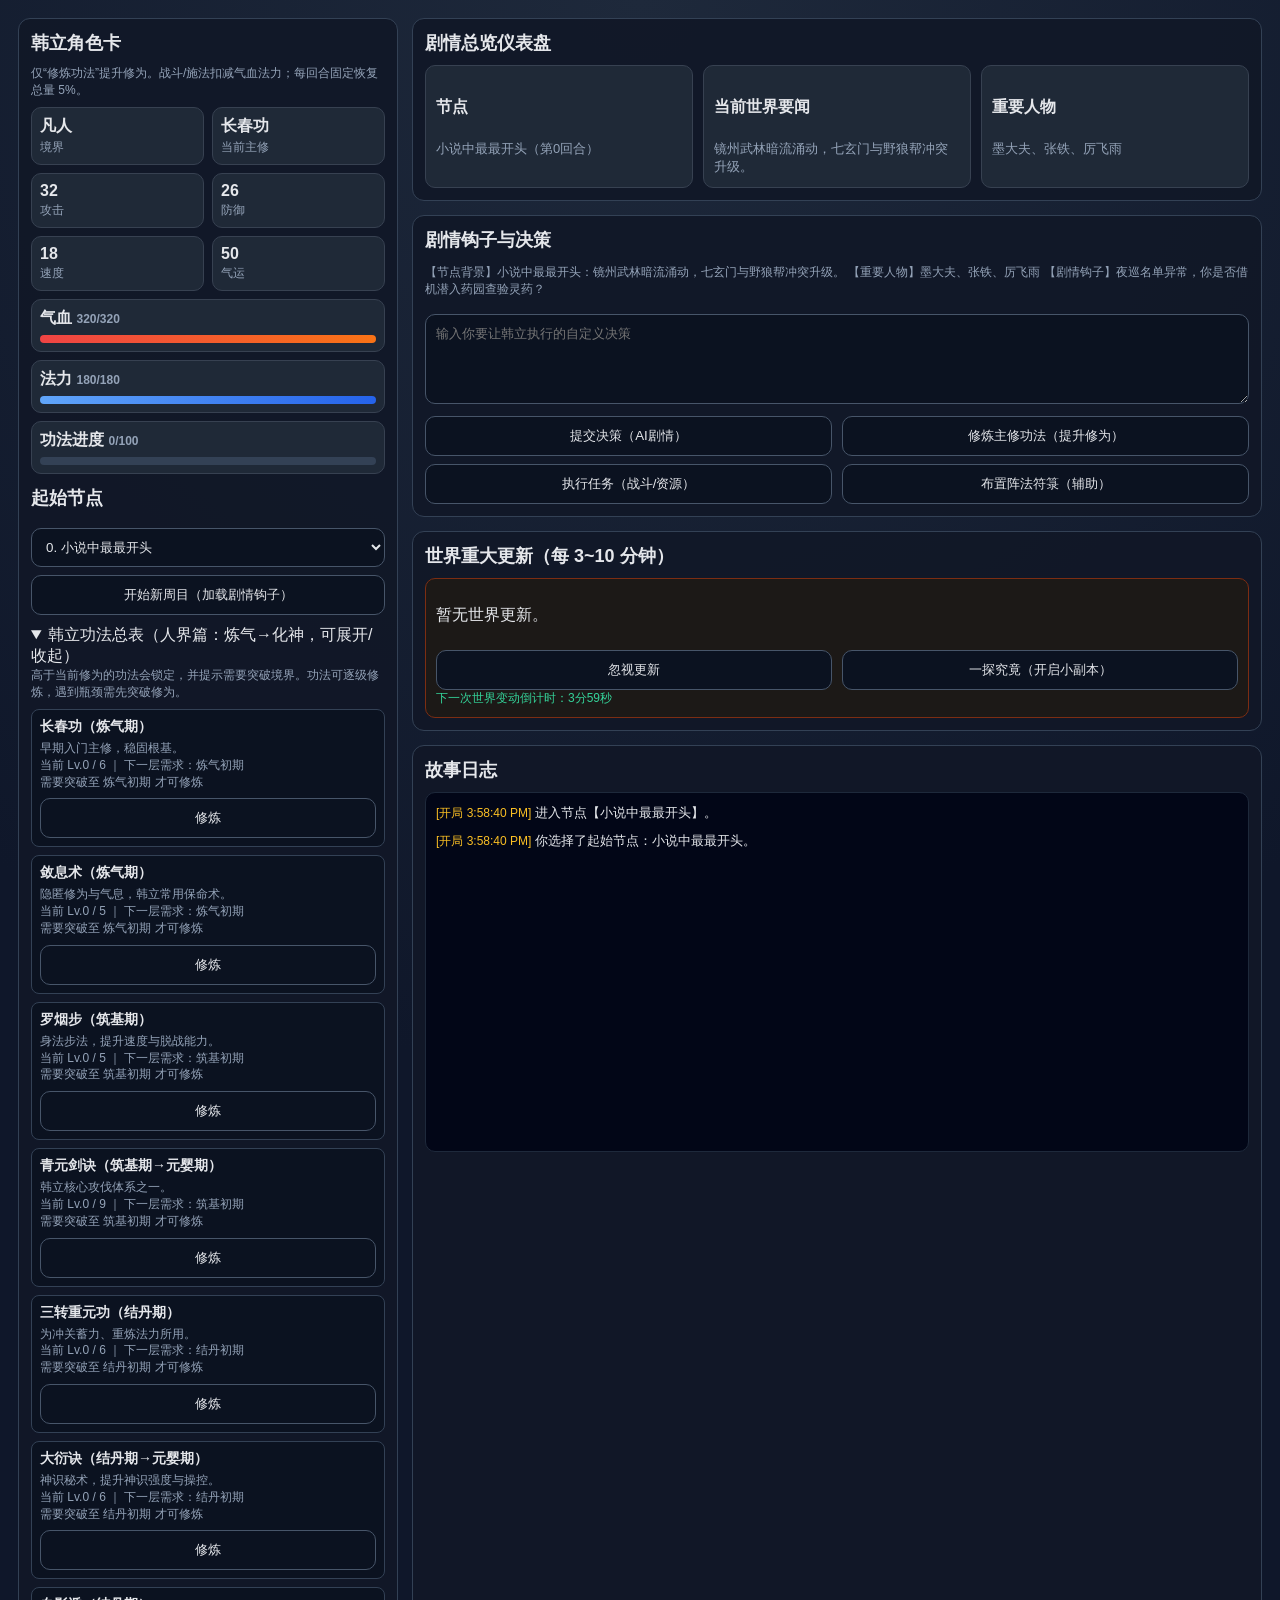
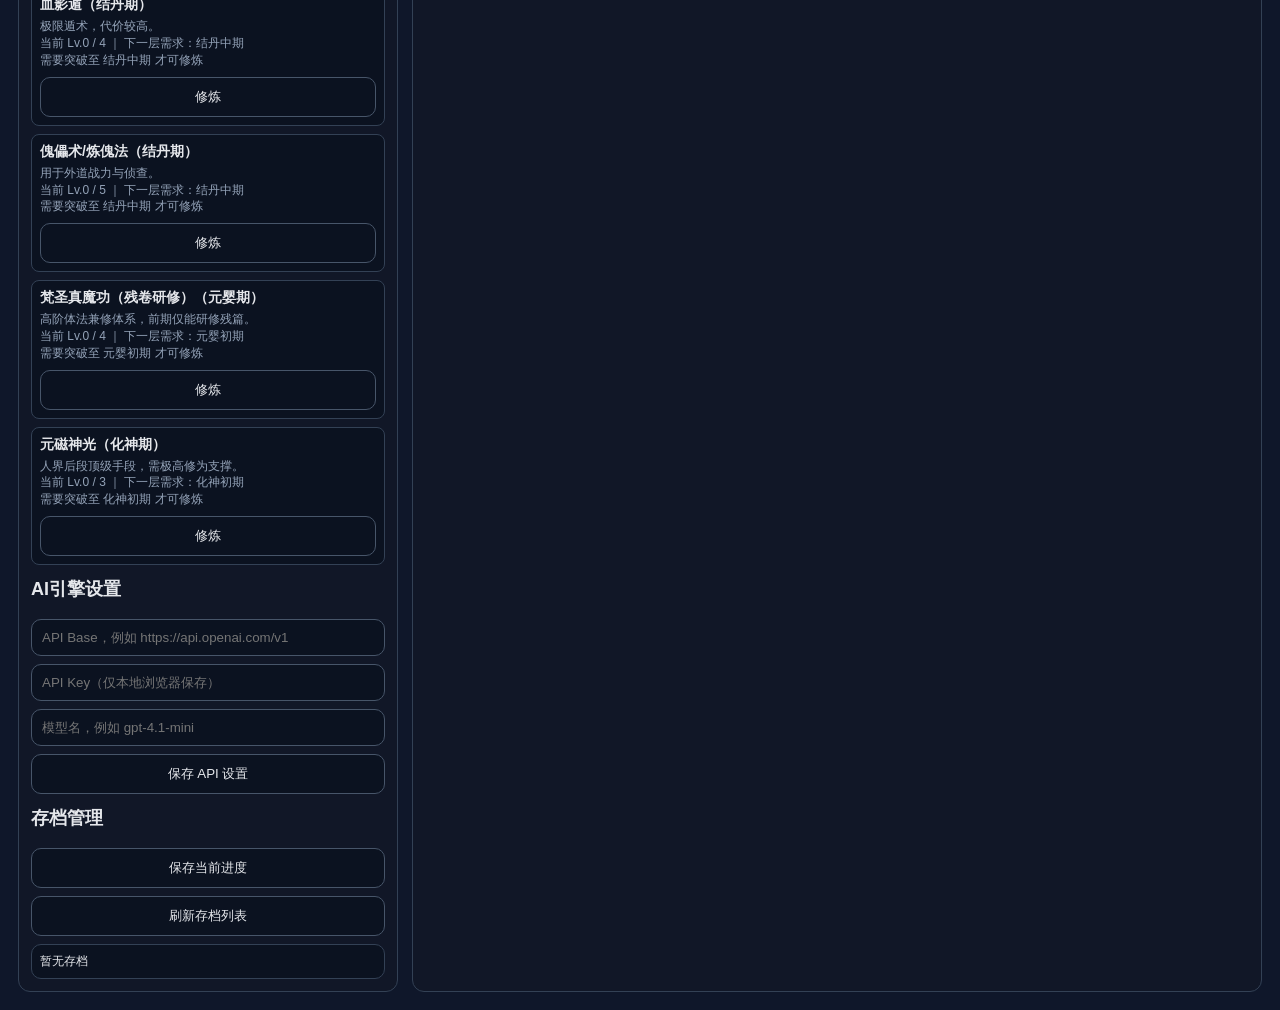
<file: index.html>
<!DOCTYPE html>
<html lang="zh-CN">
<head>
  <meta charset="UTF-8" />
  <meta name="viewport" content="width=device-width, initial-scale=1.0" />
  <title>凡人修仙传 · AI 动态文游</title>
  <style>
    :root{--bg:#0f172a;--panel:#111827;--card:#1f2937;--line:#334155;--accent:#22d3ee;--text:#e5e7eb;--muted:#94a3b8;--warn:#fbbf24;--ok:#34d399;--bad:#f87171}
    *{box-sizing:border-box}body{margin:0;background:radial-gradient(circle at top,#1e293b,var(--bg) 40%);font-family:"Noto Sans SC","Microsoft YaHei",sans-serif;color:var(--text)}
    .wrap{max-width:1320px;margin:0 auto;padding:18px;display:grid;grid-template-columns:380px 1fr;gap:14px}.panel{background:rgba(17,24,39,.95);border:1px solid var(--line);border-radius:12px;padding:12px}
    .title{margin:0 0 10px;font-size:18px}.sub{color:var(--muted);font-size:12px;margin-bottom:8px}.mini{font-size:12px;color:var(--muted)}
    .stat-grid{display:grid;grid-template-columns:1fr 1fr;gap:8px}.stat{background:var(--card);border:1px solid #374151;border-radius:10px;padding:8px}.stat strong{display:block}.stat span{font-size:12px;color:var(--muted)}
    .bar{height:8px;margin-top:6px;border-radius:99px;background:#334155;overflow:hidden}.bar i{display:block;height:100%;width:0}.hp i{background:linear-gradient(90deg,#ef4444,#f97316)}.mp i{background:linear-gradient(90deg,#60a5fa,#2563eb)}.xp i{background:linear-gradient(90deg,#06b6d4,#3b82f6)}
    input,select,textarea,button{width:100%;margin-top:8px;padding:10px;border-radius:10px;border:1px solid #475569;background:#0b1220;color:var(--text)}button{cursor:pointer}button:hover{border-color:var(--accent)}textarea{min-height:90px;resize:vertical}
    .layout-right{display:grid;gap:14px;grid-template-rows:auto auto auto 1fr}.cards{display:grid;grid-template-columns:repeat(3,minmax(0,1fr));gap:10px}.card{background:var(--card);border:1px solid #374151;border-radius:10px;padding:10px}.card p{color:var(--muted);font-size:13px;line-height:1.45;margin:0}
    .row{display:grid;grid-template-columns:1fr 1fr;gap:10px}.log{height:360px;overflow:auto;background:#020617;border:1px solid #1e293b;border-radius:10px;padding:10px}.log p{margin:0 0 8px;font-size:13px;line-height:1.55}.tag{color:var(--warn);font-size:12px}
    .event-box{border:1px solid #7c2d12;background:#1c1917;border-radius:10px;padding:10px}.badge{font-size:12px;color:var(--ok)}.save-item{border:1px solid var(--line);border-radius:10px;padding:8px;margin-top:8px;background:#0b1220;font-size:12px}
    .skills{margin-top:10px}.skill-item{border:1px solid var(--line);border-radius:8px;padding:8px;margin-top:8px;background:#0b1220}.skill-item h4{margin:0 0 4px;font-size:14px}.skill-item p{margin:0;color:var(--muted);font-size:12px;line-height:1.4}
    .lock{color:var(--bad)}
    @media (max-width:1020px){.wrap{grid-template-columns:1fr}.cards,.row{grid-template-columns:1fr}}
  </style>
</head>
<body>
<div class="wrap">
  <aside class="panel">
    <h2 class="title">韩立角色卡</h2>
    <div class="sub">仅“修炼功法”提升修为。战斗/施法扣减气血法力；每回合固定恢复总量 5%。</div>

    <div class="stat-grid">
      <div class="stat"><strong id="realm">凡人</strong><span>境界</span></div>
      <div class="stat"><strong id="gongfa">长春功</strong><span>当前主修</span></div>
      <div class="stat"><strong id="atk">0</strong><span>攻击</span></div>
      <div class="stat"><strong id="def">0</strong><span>防御</span></div>
      <div class="stat"><strong id="spd">0</strong><span>速度</span></div>
      <div class="stat"><strong id="luck">0</strong><span>气运</span></div>
    </div>
    <div class="stat" style="margin-top:8px"><strong>气血 <span id="hpText">0/0</span></strong><div class="bar hp"><i id="hpBar"></i></div></div>
    <div class="stat" style="margin-top:8px"><strong>法力 <span id="mpText">0/0</span></strong><div class="bar mp"><i id="mpBar"></i></div></div>
    <div class="stat" style="margin-top:8px"><strong>功法进度 <span id="xpText">0/100</span></strong><div class="bar xp"><i id="xpBar"></i></div></div>

    <h3 class="title" style="margin-top:12px">起始节点</h3>
    <select id="startSelect"></select>
    <button id="startBtn">开始新周目（加载剧情钩子）</button>

    <details class="skills" open>
      <summary>韩立功法总表（人界篇：炼气→化神，可展开/收起）</summary>
      <div class="mini">高于当前修为的功法会锁定，并提示需要突破境界。功法可逐级修炼，遇到瓶颈需先突破修为。</div>
      <div id="skillList"></div>
    </details>

    <h3 class="title" style="margin-top:12px">AI引擎设置</h3>
    <input id="apiBase" placeholder="API Base，例如 https://api.openai.com/v1" />
    <input id="apiKey" type="password" placeholder="API Key（仅本地浏览器保存）" />
    <input id="apiModel" placeholder="模型名，例如 gpt-4.1-mini" />
    <button id="saveApiBtn">保存 API 设置</button>

    <h3 class="title" style="margin-top:12px">存档管理</h3>
    <button id="saveBtn">保存当前进度</button>
    <button id="refreshSaveBtn">刷新存档列表</button>
    <div id="saveList"></div>
  </aside>

  <main class="layout-right">
    <section class="panel">
      <h2 class="title">剧情总览仪表盘</h2>
      <div class="cards">
        <article class="card"><h4>节点</h4><p id="stageName">-</p></article>
        <article class="card"><h4>当前世界要闻</h4><p id="worldHeadline">-</p></article>
        <article class="card"><h4>重要人物</h4><p id="npcSummary">-</p></article>
      </div>
    </section>

    <section class="panel">
      <h2 class="title">剧情钩子与决策</h2>
      <p id="hookText" class="sub">请选择起始节点后生成剧情钩子。</p>
      <textarea id="decisionInput" placeholder="输入你要让韩立执行的自定义决策"></textarea>
      <div class="row">
        <button id="decisionBtn">提交决策（AI剧情）</button>
        <button id="cultivateBtn">修炼主修功法（提升修为）</button>
      </div>
      <div class="row">
        <button id="missionBtn">执行任务（战斗/资源）</button>
        <button id="prepareBtn">布置阵法符箓（辅助）</button>
      </div>
    </section>

    <section class="panel">
      <h2 class="title">世界重大更新（每 3~10 分钟）</h2>
      <div class="event-box">
        <p id="worldEventText">暂无世界更新。</p>
        <div class="row">
          <button id="ignoreEventBtn">忽视更新</button>
          <button id="joinEventBtn">一探究竟（开启小副本）</button>
        </div>
        <div class="badge" id="nextTick">下一次世界变动倒计时：未开始</div>
      </div>
    </section>

    <section class="panel">
      <h2 class="title">故事日志</h2>
      <div id="log" class="log"></div>
    </section>
  </main>
</div>

<script>
const REALMS=["凡人","炼气初期","炼气中期","炼气后期","筑基初期","筑基中期","筑基后期","结丹初期","结丹中期","结丹后期","元婴初期","元婴中期","元婴后期","化神初期"];

const STAGES=[
{id:0,name:"小说中最最开头",quest:"七玄门夹缝求生",world:"镜州武林暗流涌动，七玄门与野狼帮冲突升级。",npcs:["墨大夫","张铁","厉飞雨"],hook:"夜巡名单异常，你是否借机潜入药园查验灵药？"},
{id:1,name:"韩立打败莫大夫",quest:"处理后患并隐藏线索",world:"七玄门高层换血，墨府旧案被追查。",npcs:["墨彩环","余子童","厉飞雨"],hook:"嘉元城外遗迹疑有散修集结，你立刻前往还是先抹去痕迹？"},
{id:2,name:"韩立初入黄枫谷",quest:"低调立足宗门",world:"越国七派表面平静，魔道边境试探。",npcs:["李化元","董萱儿","陈巧倩"],hook:"外务采药与黑市符箓交易同时出现机会，你如何取舍？"},
{id:3,name:"韩立从天南被传送至乱星海",quest:"建立据点",world:"乱星海势力割据，情报战升温。",npcs:["极阴祖师（元婴初期）","青易居士（元婴初期散修）","紫灵"],hook:"虚天殿前兆出现，青易居士在收购破禁材料，你是否接触？"},
{id:4,name:"韩立从乱星海被传送至阴冥之地",quest:"保命并寻回归路径",world:"阴冥鬼雾扩散，外来修士失踪激增。",npcs:["元瑶","妍丽","鬼王级阴灵"],hook:"古修洞府疑似开启，你布阵侦查还是伪装混入？"},
{id:5,name:"韩立从阴冥之地被传送回天南",quest:"重建人脉并规避旧敌",world:"天南势力洗牌，宗门互相试探底线。",npcs:["南宫婉","令狐老祖","魔道探子"],hook:"发现高价值灵脉线索，你独占还是借宗门掩护？"},
{id:6,name:"韩立初次加入落云宗",quest:"借宗门资源稳步进阶",world:"溪国三宗牵制，边境冲突频发。",npcs:["向之礼","吕洛","慕兰法士前哨"],hook:"边境巡查令与失窃阵盘悬赏并发，你是否双线并进？"}
];

const HANLI_GONGFA=[
{name:"长春功",phase:"炼气期",detail:"早期入门主修，稳固根基。",maxLevel:6,baseRealm:1,mana:16,xp:14,levelReq:{2:2,3:3,4:4,5:5,6:6}},
{name:"敛息术",phase:"炼气期",detail:"隐匿修为与气息，韩立常用保命术。",maxLevel:5,baseRealm:1,mana:12,xp:10,levelReq:{2:2,3:4,4:6,5:7}},
{name:"罗烟步",phase:"筑基期",detail:"身法步法，提升速度与脱战能力。",maxLevel:5,baseRealm:4,mana:20,xp:12,levelReq:{2:5,3:6,4:7,5:8}},
{name:"青元剑诀",phase:"筑基期→元婴期",detail:"韩立核心攻伐体系之一。",maxLevel:9,baseRealm:4,mana:34,xp:20,levelReq:{2:5,3:6,4:7,5:8,6:9,7:10,8:11,9:12}},
{name:"三转重元功",phase:"结丹期",detail:"为冲关蓄力、重炼法力所用。",maxLevel:6,baseRealm:7,mana:45,xp:22,levelReq:{2:8,3:9,4:10,5:11,6:12}},
{name:"大衍诀",phase:"结丹期→元婴期",detail:"神识秘术，提升神识强度与操控。",maxLevel:6,baseRealm:7,mana:42,xp:24,levelReq:{2:8,3:8,4:8,5:9,6:11},specialGate:{from:4,to:5,needRealm:9,msg:"大衍诀 Level 4 → 5 需突破至结丹后期"}},
{name:"血影遁",phase:"结丹期",detail:"极限遁术，代价较高。",maxLevel:4,baseRealm:8,mana:55,xp:18,levelReq:{2:9,3:10,4:11}},
{name:"傀儡术/炼傀法",phase:"结丹期",detail:"用于外道战力与侦查。",maxLevel:5,baseRealm:8,mana:40,xp:16,levelReq:{2:8,3:9,4:10,5:11}},
{name:"梵圣真魔功（残卷研修）",phase:"元婴期",detail:"高阶体法兼修体系，前期仅能研修残篇。",maxLevel:4,baseRealm:10,mana:68,xp:28,levelReq:{2:11,3:12,4:13}},
{name:"元磁神光",phase:"化神期",detail:"人界后段顶级手段，需极高修为支撑。",maxLevel:3,baseRealm:13,mana:90,xp:36,levelReq:{2:13,3:13}}
].map(x=>({...x,level:0}));

const WORLD_EVENTS=[
{title:"虚天殿异象重现",text:"乱星海海眼出现同频灵压，多方势力向天星城集结。",dungeon:"探宝副本·虚天殿前厅",npcs:["青易居士","极阴祖师","乌丑"]},
{title:"坠魔谷封印松动",text:"魔气潮汐上升，多名结丹失联。",dungeon:"探宝副本·坠魔谷外环",npcs:["南宫婉","令狐老祖","魔道巡猎队"]},
{title:"宗门联军征召令",text:"边境大战升级，宗门发布战时号令。",dungeon:"宗门战争副本·前线补给线",npcs:["李化元","慕兰法士统领","前线执法队"]}
];

const state0=()=>({
stageId:0,stageName:STAGES[0].name,quest:STAGES[0].quest,worldHeadline:STAGES[0].world,npcs:STAGES[0].npcs,
realmIndex:0,xp:0,xpNeed:100,mainGongfa:"长春功",spiritStone:5,magicTreasure:"无",tools:{formation:0,talisman:1},
time:0,hookText:"",logs:[],worldEvent:null,lastLoadedId:null,worldTimerMs:0,
hpMax:320,hp:320,mpMax:180,mp:180,atk:32,def:24,spd:18,luck:50,api:{base:"",key:"",model:""},skills:JSON.parse(JSON.stringify(HANLI_GONGFA))
});

let state=state0();
let worldTickHandle=null,countdownHandle=null;
const byId=id=>document.getElementById(id);
const clamp=(v,min,max)=>Math.max(min,Math.min(max,v));

function addLog(text,tag="事件"){state.logs.unshift({text,tag,at:new Date().toLocaleTimeString()});state.logs=state.logs.slice(0,150)}
function recalcByRealm(){
  const hpRatio=state.hp/state.hpMax, mpRatio=state.mp/state.mpMax;
  state.hpMax=320+state.realmIndex*70; state.mpMax=180+state.realmIndex*40;
  state.hp=Math.round(state.hpMax*clamp(hpRatio,0,1)); state.mp=Math.round(state.mpMax*clamp(mpRatio,0,1));
  state.atk=32+state.realmIndex*9+state.tools.formation*2; state.def=24+state.realmIndex*8+state.tools.talisman*2; state.spd=18+state.realmIndex*6;
}
function recoverPerTurn(){const hr=Math.ceil(state.hpMax*0.05), mr=Math.ceil(state.mpMax*0.05);state.hp=clamp(state.hp+hr,0,state.hpMax);state.mp=clamp(state.mp+mr,0,state.mpMax);addLog(`平稳恢复：气血 +${hr}，法力 +${mr}（固定5%）。`,`恢复`)}
function applyLoss(injuryPct,manaPct){const hl=Math.ceil(state.hpMax*injuryPct), ml=Math.ceil(state.mpMax*manaPct);state.hp=clamp(state.hp-hl,0,state.hpMax);state.mp=clamp(state.mp-ml,0,state.mpMax);if(hl||ml)addLog(`本回合消耗：气血 -${hl}，法力 -${ml}。`,`消耗`)}
function realmCheck(){while(state.xp>=state.xpNeed&&state.realmIndex<REALMS.length-1){state.xp-=state.xpNeed;state.realmIndex+=1;state.xpNeed=Math.floor(state.xpNeed*1.35);recalcByRealm();addLog(`你突破至【${REALMS[state.realmIndex]}】！`,`突破`)}}

async function callStoryApi(userPrompt,temperature=.9){
  if(!state.api.base||!state.api.key||!state.api.model) return null;
  const sys="你是《凡人修仙传》动态叙事引擎。遵循原著修仙规则与尔虞我诈氛围，输出150-260字并给出下一钩子。";
  const res=await fetch(`${state.api.base.replace(/\/$/,"")}/chat/completions`,{method:"POST",headers:{"Content-Type":"application/json","Authorization":`Bearer ${state.api.key}`},body:JSON.stringify({model:state.api.model,temperature,messages:[{role:"system",content:sys},{role:"user",content:userPrompt}]})});
  if(!res.ok){const t=await res.text();throw new Error(`API失败 ${res.status} ${t.slice(0,80)}`)}
  const data=await res.json();return data?.choices?.[0]?.message?.content?.trim()||null;
}
function localNarrative(type,extra=""){const stage=STAGES.find(s=>s.id===state.stageId);if(type==="hook")return `【节点背景】${stage.name}：${stage.world}\n【重要人物】${stage.npcs.join("、")}\n【剧情钩子】${stage.hook}`;if(type==="decision")return `你选择“${extra}”后，多方势力开始试探你的底牌。\n【新钩子】坊市出现一份残缺地图，你先验真伪还是先寻中间人？`;return "局势持续发酵，谨慎仍是第一生存法则。"}
async function generateHook(stage){state.hookText="正在生成剧情钩子...";render();const p=`起始节点:${stage.name}\n背景:${stage.world}\n人物:${stage.npcs.join("、")}\n请1:1风格复刻环境，说明当前要事，并给待决策钩子。`;try{state.hookText=(await callStoryApi(p,.8))||localNarrative("hook")}catch(e){state.hookText=localNarrative("hook");addLog(`AI不可用，改用本地叙事：${e.message}`,"系统")}addLog(`进入节点【${stage.name}】。`,`开局`);render()}

function updateLuckByDecision(text){const h=[...text].reduce((a,c)=>a+c.charCodeAt(0),0);const swing=(h%21)-10;state.luck=clamp(state.luck+swing,1,100);addLog(`本次抉择牵动气运 ${swing>=0?"+":""}${swing}。`,`气运`)}
async function submitDecision(){const d=byId("decisionInput").value.trim();if(!d)return addLog("请先输入决策。","提示");state.time+=1;updateLuckByDecision(d);applyLoss(Math.random()*0.12,0.06+Math.random()*0.08);const p=`节点:${state.stageName}\n决策:${d}\n境界:${REALMS[state.realmIndex]}`;try{addLog((await callStoryApi(p,.95))||localNarrative("decision",d),"AI剧情")}catch(e){addLog(localNarrative("decision",d),"剧情");addLog(`AI失败：${e.message}`,"系统")}recoverPerTurn();render()}

function doCultivate(){const manaCost=Math.ceil(state.mpMax*0.1);if(state.mp<manaCost)return addLog("法力不足，无法稳定运转主修功法。","提示");state.mp-=manaCost;const gain=12+state.tools.talisman*2+state.tools.formation*3;state.xp+=gain;state.time+=1;addLog(`你运转${state.mainGongfa}，法力 -${manaCost}，功法进度 +${gain}。`,`修炼`);realmCheck();recoverPerTurn();render()}
function doMission(){state.time+=1;const gain=25+Math.floor(Math.random()*30);state.spiritStone+=gain;applyLoss(0.08+Math.random()*0.1,0.05+Math.random()*0.08);addLog(`任务完成，获得灵石 ${gain}。未直接提升修为。`,`任务`);recoverPerTurn();render()}
function doPrepare(){state.time+=1;state.tools.formation+=1;state.tools.talisman+=1;recalcByRealm();addLog("阵法与符箓准备完成，辅助提升。","筹备");recoverPerTurn();render()}

function getNeedRealm(skill,nextLevel){
  if(skill.specialGate&&skill.specialGate.from+1===nextLevel){return skill.specialGate.needRealm}
  return skill.levelReq[nextLevel] ?? skill.baseRealm;
}
function trainSkill(index){
  const skill=state.skills[index]; if(!skill) return;
  if(skill.level>=skill.maxLevel) return addLog(`【${skill.name}】已达到当前可修炼上限。`,`功法`);
  const nextLevel=skill.level+1, needRealm=getNeedRealm(skill,nextLevel);
  if(state.realmIndex<needRealm) return addLog(`【${skill.name}】需要突破至 ${REALMS[needRealm]} 才可修炼。`,`功法`);
  if(skill.specialGate&&skill.specialGate.from===skill.level&&skill.specialGate.to===nextLevel&&state.realmIndex<skill.specialGate.needRealm){
    return addLog(`${skill.specialGate.msg}。`,`功法`);
  }
  const manaCost=skill.mana+skill.level*8;
  if(state.mp<manaCost) return addLog(`【${skill.name}】法力不足，需要 ${manaCost}。`,`功法`);
  state.mp-=manaCost; state.xp+=skill.xp+skill.level*4; state.time+=1; skill.level=nextLevel; state.mainGongfa=skill.name;
  addLog(`你将【${skill.name}】修至 Lv.${skill.level}，法力 -${manaCost}。`,`功法`);
  realmCheck(); recoverPerTurn(); render();
}

function renderSkillList(){
  byId("skillList").innerHTML=state.skills.map((s,idx)=>{
    const next=s.level+1;
    const needRealm=getNeedRealm(s,next);
    const locked=s.level>=s.maxLevel?false:state.realmIndex<needRealm;
    const manaCost=s.mana+s.level*8;
    const tip=s.level>=s.maxLevel?"已满级":locked?`需要突破至 ${REALMS[needRealm]} 才可修炼`:`可修炼（消耗法力 ${manaCost}）`;
    return `<div class='skill-item'>
      <h4>${s.name}（${s.phase}）</h4>
      <p>${s.detail}</p>
      <p>当前 Lv.${s.level} / ${s.maxLevel} ｜ 下一层需求：${s.level>=s.maxLevel?"无":REALMS[needRealm]}</p>
      <p class='${locked?"lock":""}'>${tip}</p>
      <button ${locked||s.level>=s.maxLevel?"disabled":""} onclick='trainSkill(${idx})'>修炼</button>
    </div>`;
  }).join("");
}

function startWorldTicker(){if(worldTickHandle)clearTimeout(worldTickHandle);if(countdownHandle)clearInterval(countdownHandle);scheduleNextWorldEvent()}
function scheduleNextWorldEvent(){const m=3+Math.floor(Math.random()*8);state.worldTimerMs=m*60000;const target=Date.now()+state.worldTimerMs;byId("nextTick").textContent=`下一次世界变动倒计时：${m} 分钟`;countdownHandle=setInterval(()=>{const left=Math.max(0,target-Date.now());byId("nextTick").textContent=`下一次世界变动倒计时：${Math.floor(left/60000)}分${String(Math.floor((left%60000)/1000)).padStart(2,"0")}秒`},1000);worldTickHandle=setTimeout(()=>{clearInterval(countdownHandle);triggerWorldEvent();scheduleNextWorldEvent()},state.worldTimerMs)}
function triggerWorldEvent(){const e=WORLD_EVENTS[Math.floor(Math.random()*WORLD_EVENTS.length)];state.worldEvent=e;byId("worldEventText").textContent=`${e.title}：${e.text}`;addLog(`世界重大更新：${e.title}。你可忽视，或一探究竟。`,`世界`)}
function ignoreWorldEvent(){if(!state.worldEvent)return addLog("当前无可处理的世界更新。","提示");addLog(`你选择忽视“${state.worldEvent.title}”。`,`抉择`);state.worldEvent=null;byId("worldEventText").textContent="暂无世界更新。";recoverPerTurn();render()}
async function joinWorldEvent(){if(!state.worldEvent)return addLog("当前无可参与的世界更新。","提示");const e=state.worldEvent;applyLoss(0.12+Math.random()*0.1,0.1+Math.random()*0.12);const p=`事件:${e.title}\n描述:${e.text}\n韩立选择参与副本，生成开场与下一钩子。`;try{addLog(`【${e.dungeon}】${(await callStoryApi(p,.9))||localNarrative("event")}`,"副本")}catch(err){addLog(`【${e.dungeon}】你进入现场，发现${e.npcs[0]}已先一步布局。下一步：潜伏观察还是争夺先机？`,"副本");addLog(`副本AI生成失败：${err.message}`,"系统")}state.worldEvent=null;byId("worldEventText").textContent="暂无世界更新。";recoverPerTurn();render()}

function render(){
  byId("realm").textContent=REALMS[state.realmIndex];byId("gongfa").textContent=state.mainGongfa;
  byId("atk").textContent=state.atk;byId("def").textContent=state.def;byId("spd").textContent=state.spd;byId("luck").textContent=state.luck;
  byId("hpText").textContent=`${state.hp}/${state.hpMax}`;byId("mpText").textContent=`${state.mp}/${state.mpMax}`;byId("xpText").textContent=`${state.xp}/${state.xpNeed}`;
  byId("hpBar").style.width=`${(state.hp/state.hpMax)*100}%`;byId("mpBar").style.width=`${(state.mp/state.mpMax)*100}%`;byId("xpBar").style.width=`${Math.min(100,(state.xp/state.xpNeed)*100)}%`;
  byId("stageName").textContent=`${state.stageName}（第${state.time}回合）`;byId("worldHeadline").textContent=state.worldHeadline;byId("npcSummary").textContent=state.npcs.join("、");byId("hookText").textContent=state.hookText||"请选择起始节点。";
  byId("log").innerHTML=state.logs.map(l=>`<p><span class='tag'>[${l.tag} ${l.at}]</span> ${l.text}</p>`).join("");
  byId("apiBase").value=state.api.base;byId("apiModel").value=state.api.model;if(!byId("apiKey").value)byId("apiKey").value=state.api.key;
  renderSkillList();
}

function saveGame(){const saves=JSON.parse(localStorage.getItem("hanli_saves")||"[]");const save={id:Date.now(),parent:state.lastLoadedId||null,title:`${state.stageName} · ${REALMS[state.realmIndex]} · 回合${state.time}`,at:new Date().toLocaleString(),data:JSON.parse(JSON.stringify(state))};saves.unshift(save);localStorage.setItem("hanli_saves",JSON.stringify(saves.slice(0,40)));addLog("已保存存档，可从该节点继续分叉。","系统");render();renderSaves()}
function loadSave(id){const saves=JSON.parse(localStorage.getItem("hanli_saves")||"[]");const t=saves.find(s=>s.id===id);if(!t)return;state=JSON.parse(JSON.stringify(t.data));state.lastLoadedId=t.id;addLog(`已读取存档 #${t.id}。`,`系统`);render();startWorldTicker()}
function renderSaves(){const saves=JSON.parse(localStorage.getItem("hanli_saves")||"[]");const el=byId("saveList");if(!saves.length){el.innerHTML="<div class='save-item'>暂无存档</div>";return}el.innerHTML=saves.map(s=>`<div class='save-item'><div><strong>${s.title}</strong></div><div>${s.at}</div><div>ID:${s.id}${s.parent?` · 分叉自 ${s.parent}`:""}</div><button onclick='loadSave(${s.id})'>读取并分叉</button></div>`).join("")}

function applyStage(stageId){const stage=STAGES.find(s=>s.id===Number(stageId));state={...state0(),api:{...state.api}};state.stageId=stage.id;state.stageName=stage.name;state.quest=stage.quest;state.worldHeadline=stage.world;state.npcs=stage.npcs;if(stage.id>=2){state.spiritStone=50+stage.id*25;state.realmIndex=Math.min(stage.id+2,8)}recalcByRealm();addLog(`你选择了起始节点：${stage.name}。`,`开局`);generateHook(stage);render();startWorldTicker()}
function saveApiConfig(){state.api.base=byId("apiBase").value.trim();state.api.key=byId("apiKey").value.trim();state.api.model=byId("apiModel").value.trim();localStorage.setItem("hanli_api_config",JSON.stringify(state.api));addLog("AI API 设置已保存。","系统");render()}
function loadApiConfig(){const s=JSON.parse(localStorage.getItem("hanli_api_config")||"null");if(s)state.api=s}

function init(){
  STAGES.forEach(s=>{const op=document.createElement("option");op.value=s.id;op.textContent=`${s.id}. ${s.name}`;byId("startSelect").appendChild(op)});
  byId("startBtn").onclick=()=>applyStage(byId("startSelect").value);byId("decisionBtn").onclick=submitDecision;byId("cultivateBtn").onclick=doCultivate;byId("missionBtn").onclick=doMission;byId("prepareBtn").onclick=doPrepare;
  byId("ignoreEventBtn").onclick=ignoreWorldEvent;byId("joinEventBtn").onclick=joinWorldEvent;byId("saveBtn").onclick=saveGame;byId("refreshSaveBtn").onclick=renderSaves;byId("saveApiBtn").onclick=saveApiConfig;
  loadApiConfig();applyStage(0);renderSaves();render();
}

window.loadSave=loadSave;window.trainSkill=trainSkill;init();
</script>
</body>
</html>
</file>
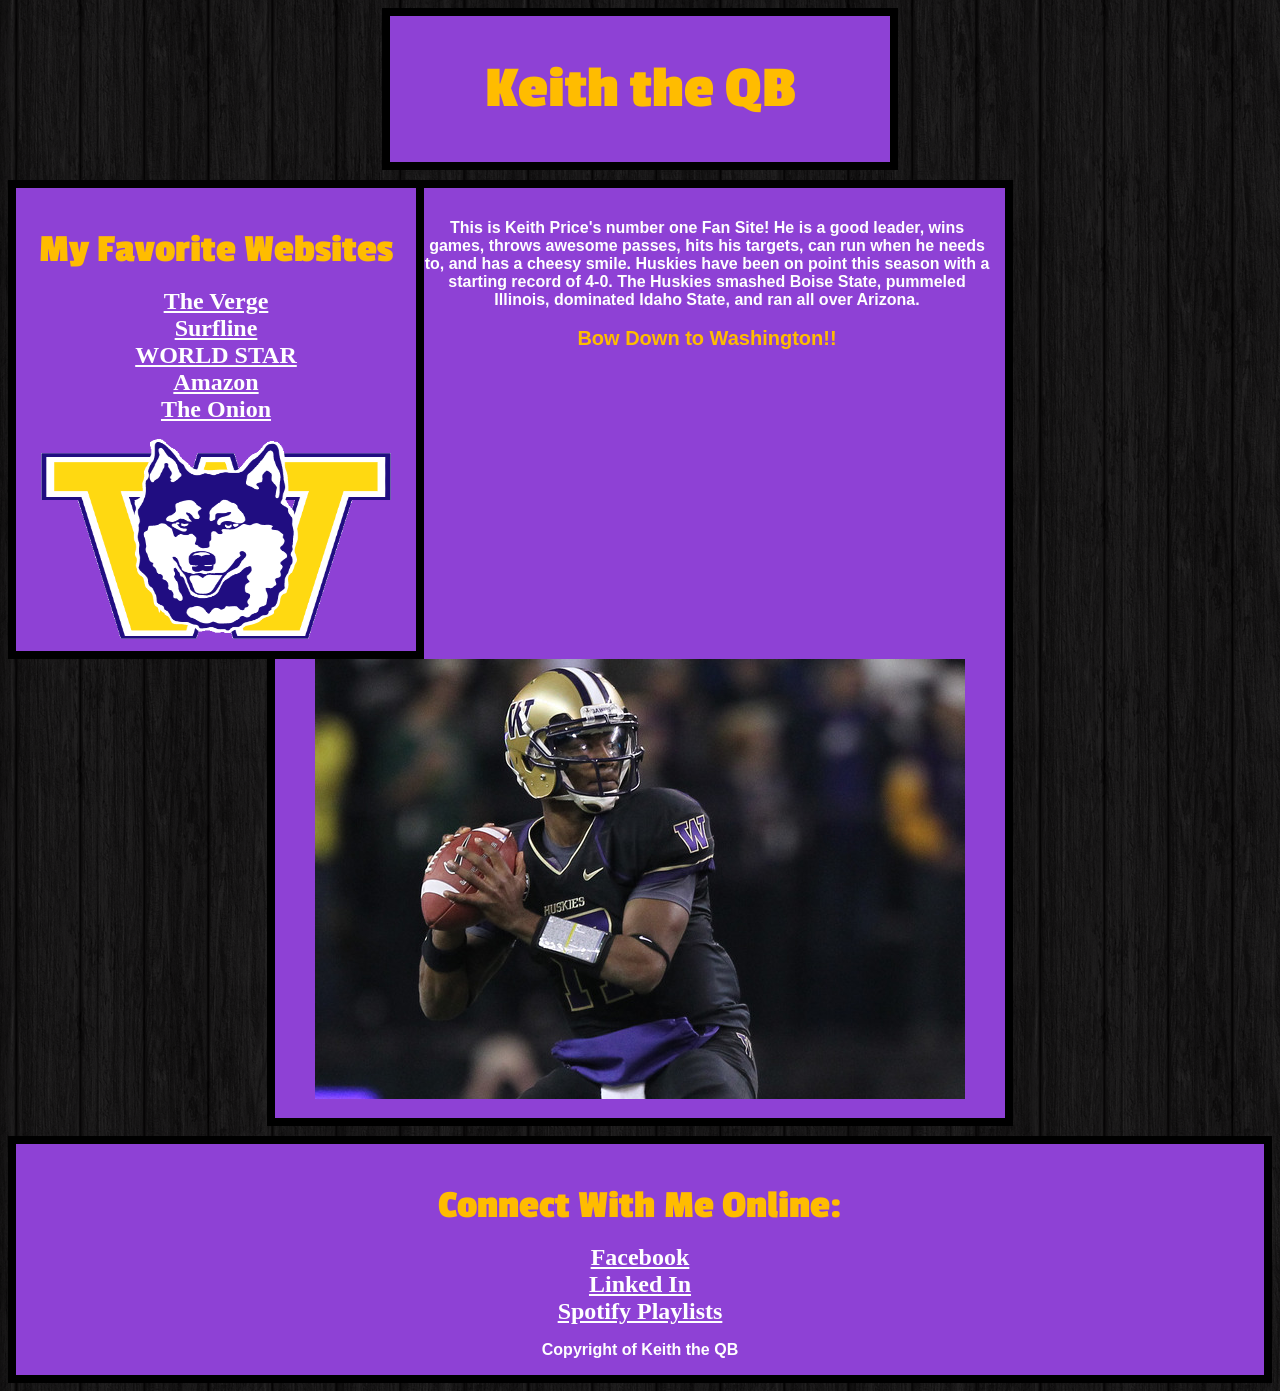
<file: introToCss.html>
<!DOCTYPE html>
	<head> 
		<title> Keith the QB  </title>
		<link rel="stylesheet" type="text/css" href="test.css" />
		<link href='http://fonts.googleapis.com/css?family=Passion+One' rel='stylesheet' type='text/css'>
	</head>

	<body>
		<div id = "Header">
			<h1> Keith the QB </h1>
		</div>
		
		<div id = "LeftNav">
			<h3> My Favorite Websites </h3>
			<ul>
				<li><a href="https://www.theverge.com">The Verge</a></li>
				<li><a href="https://www.surfline.com">Surfline</a></li>
				<li><a href="https://www.worldstarhiphop">WORLD STAR</a></li>
				<li><a href="https://www.amazon.com">Amazon</a></li>
				<li><a href="https://www.theonion.com">The Onion</a></li>
			</ul>
			<img src="icon.gif" width="350px" height="200px">
		</div>
		
		<div id = "Content">
			<p> This is Keith Price's number one Fan Site! He is a good leader, wins games, throws awesome passes, hits his targets, can run when he needs to, and has a cheesy smile. Huskies have been on point this season with a starting record of 4-0. The Huskies smashed Boise State, pummeled Illinois, dominated Idaho State, and ran all over Arizona. <br /><br /> <span id="bow">Bow Down to Washington!!</span></p>
			<img src="price.jpg">
		</div>
		
		<div id = "Footer">
			<h3>Connect With Me Online:</h3>
			<ul>
				<li><a href="https://www.Facebook.com">Facebook</a></li>
				<li><a href="https://www.Linkedin.com">Linked In</a></li>
				<li><a href="https://www.Spotify.com">Spotify Playlists</a></li>
			</ul>
			<p>Copyright of Keith the QB</p>
		</div>

	</body>

</html>
</file>
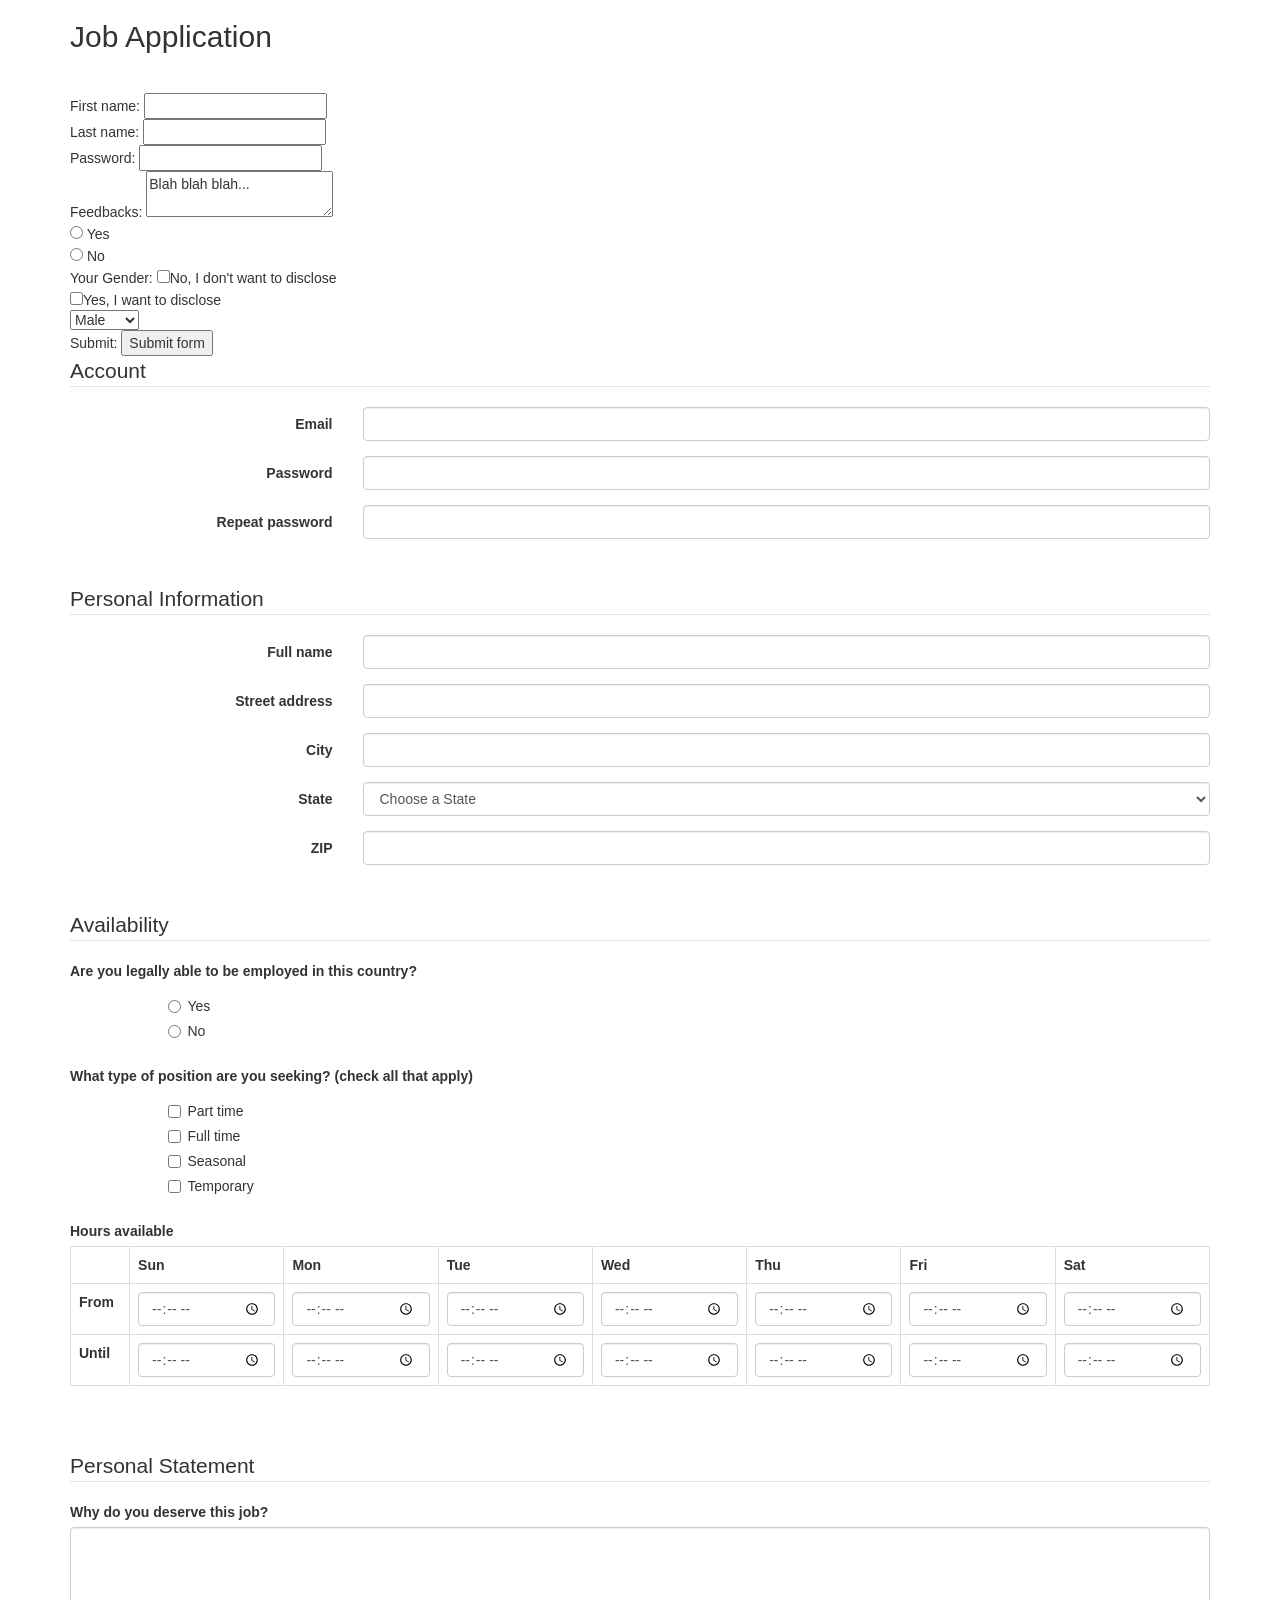
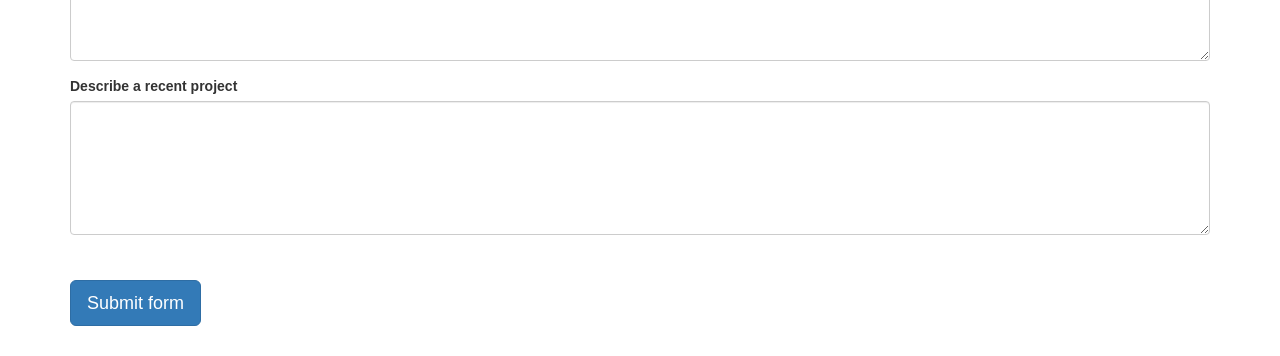
<file: jobApplicationForm.html>
<!DOCTYPE html>
<html>
<head>
	<meta charset="utf-8">
	<meta name="viewport" content="width=device-width, initial-scale=1.0">
	<title>Job Application</title>
	<link href="http://netdna.bootstrapcdn.com/bootstrap/3.0.0/css/bootstrap.min.css" rel="stylesheet">
</head>
<body>
<div class="container">

<h2>Job Application</h2>
<p>&nbsp;</p>

<form role="form" action="http://gclass.alexburner.com/formtest.php" method="post">
    First name: <input type="text" name="firstname"><br> 
    Last name: <input type="text" name="lastname"><br>
    Password: <input type="password" name="pwd"><br>
    Feedbacks:
    <textarea name="essay">Blah blah blah...</textarea><br>
    <input type="radio" name="answer" value="yes"> Yes<br> 
    <input type="radio" name="answer" value="no"> No<br>
    Your Gender:
    <input type="checkbox" name="vehicle" value="Bike">No, I don't want to disclose<br> 
    <input type="checkbox" name="vehicle" value="Car">Yes, I want to disclose<br>
    <select name="cars"> 
        <option value="male">Male</option> 
        <option value="female">Female</option> 
        <option value="other">Other</option> 
    </select><br>

    Submit:
    <input type="submit" value="Submit form"><br>


	<fieldset class="form-horizontal" >
		<legend>Account</legend>
		<div class="form-group">
			<label class="col-sm-3 control-label">Email</label>
			<div class="col-sm-9">
				<input class="form-control" type="text" name="email">
			</div>
		</div>
		<div class="form-group">
			<label class="col-sm-3 control-label">Password</label>
			<div class="col-sm-9">
				<input class="form-control" type="password" name="password">
			</div>
		</div>
		<div class="form-group">
			<label class="col-sm-3 control-label">Repeat password</label>
			<div class="col-sm-9">
				<input class="form-control" type="password" name="repeat_password">
			</div>
		</div>
	</fieldset>

	<p>&nbsp;</p>

	<fieldset class="form-horizontal" >
		<legend>Personal Information</legend>
		<div class="form-group">
			<label class="col-sm-3 control-label">Full name</label>
			<div class="col-sm-9">
				<input class="form-control" type="text" name="name">
			</div>
		</div>
		<div class="form-group">
			<label class="col-sm-3 control-label">Street address</label>
			<div class="col-sm-9">
				<input class="form-control" type="text" name="street">
			</div>
		</div>
		<div class="form-group">
			<label class="col-sm-3 control-label">City</label>
			<div class="col-sm-9">
				<input class="form-control" type="text" name="city">
			</div>
		</div>
		<div class="form-group">
			<label class="col-sm-3 control-label">State</label>
			<div class="col-sm-9">
				<select class="form-control" name="state">
					<option value="" selected="true">Choose a State</option>
					<option value="AL">Alabama</option>
					<option value="AK">Alaska</option>
					<option value="AZ">Arizona</option>
					<option value="AR">Arkansas</option>
					<option value="CA">California</option>
					<option value="CO">Colorado</option>
					<option value="CT">Connecticut</option>
					<option value="DE">Delaware</option>
					<option value="DC">District of Columbia</option>
					<option value="FL">Florida</option>
					<option value="GA">Georgia</option>
					<option value="HI">Hawaii</option>
					<option value="ID">Idaho</option>
					<option value="IL">Illinois</option>
					<option value="IN">Indiana</option>
					<option value="IA">Iowa</option>
					<option value="KS">Kansas</option>
					<option value="KY">Kentucky</option>
					<option value="LA">Louisiana</option>
					<option value="ME">Maine</option>
					<option value="MD">Maryland</option>
					<option value="MA">Massachusetts</option>
					<option value="MI">Michigan</option>
					<option value="MN">Minnesota</option>
					<option value="MS">Mississippi</option>
					<option value="MO">Missouri</option>
					<option value="MT">Montana</option>
					<option value="NE">Nebraska</option>
					<option value="NV">Nevada</option>
					<option value="NH">New Hampshire</option>
					<option value="NJ">New Jersey</option>
					<option value="NM">New Mexico</option>
					<option value="NY">New York</option>
					<option value="NC">North Carolina</option>
					<option value="ND">North Dakota</option>
					<option value="OH">Ohio</option>
					<option value="OK">Oklahoma</option>
					<option value="OR">Oregon</option>
					<option value="PA">Pennsylvania</option>
					<option value="RI">Rhode Island</option>
					<option value="SC">South Carolina</option>
					<option value="SD">South Dakota</option>
					<option value="TN">Tennessee</option>
					<option value="TX">Texas</option>
					<option value="UT">Utah</option>
					<option value="VT">Vermont</option>
					<option value="VA">Virginia</option>
					<option value="WA">Washington</option>
					<option value="WV">West Virginia</option>
					<option value="WI">Wisconsin</option>
					<option value="WY">Wyoming</option>
				</select>
			</div>
		</div>
		<div class="form-group">
			<label class="col-sm-3 control-label">ZIP</label>
			<div class="col-sm-9">
				<input class="form-control" type="text" name="zip">
			</div>
		</div>
	</fieldset>

	<p>&nbsp;</p>

	<fieldset>
		<legend>Availability</legend>
		<div class="form-group row">
			<label class="col-sm-12 control-label">Are you legally able to be employed in this country?</label>
			<div class="col-sm-offset-1 col-sm-11">
				<div class="radio">
					<label>
						<input type="radio" name="legal" value="yes">Yes
					</label>
				</div>
				<div class="radio">
					<label>
						<input type="radio" name="legal" value="no">No
					</label>
				</div>
			</div>
		</div>
		<div class="form-group row">
			<label class="col-sm-12 control-label">What type of position are you seeking? (check all that apply)</label>
			<div class="col-sm-offset-1 col-sm-11">
				<div class="checkbox">
					<label>
						<input type="checkbox" name="position_pt" value="parttime">
						Part time
					</label>
				</div>
				<div class="checkbox">
					<label>
						<input type="checkbox" name="position_ft" value="fulltime">
						Full time
					</label>
				</div>
				<div class="checkbox">
					<label>
						<input type="checkbox" name="position_sl" value="seasonal">
						Seasonal
					</label>
				</div>
				<div class="checkbox">
					<label>
						<input type="checkbox" name="position_tp" value="temporary">
						Temporary
					</label>
				</div>
			</div>
		</div>
		<div class="form-group row">
			<label class="col-sm-12 control-label">Hours available</label>
			<div class="col-sm-12">
				<table class="table table-bordered">
					<tr>
						<td></td>
						<th>Sun</th>
						<th>Mon</th>
						<th>Tue</th>
						<th>Wed</th>
						<th>Thu</th>
						<th>Fri</th>
						<th>Sat</th>
					</tr>
					<tr>
						<th>From</th>
						<td><input class="form-control" type="time" name="su_from"></td>
						<td><input class="form-control" type="time" name="mo_from"></td>
						<td><input class="form-control" type="time" name="tu_from"></td>
						<td><input class="form-control" type="time" name="we_from"></td>
						<td><input class="form-control" type="time" name="th_from"></td>
						<td><input class="form-control" type="time" name="fr_from"></td>
						<td><input class="form-control" type="time" name="sa_from"></td>
					</tr>
					<tr>
						<th>Until</th>
						<td><input class="form-control" type="time" name="su_until"></td>
						<td><input class="form-control" type="time" name="mo_until"></td>
						<td><input class="form-control" type="time" name="tu_until"></td>
						<td><input class="form-control" type="time" name="we_until"></td>
						<td><input class="form-control" type="time" name="th_until"></td>
						<td><input class="form-control" type="time" name="fr_until"></td>
						<td><input class="form-control" type="time" name="sa_until"></td>
					</tr>
				</table>
			</div>
		</div>
	</fieldset>

	<p>&nbsp;</p>

	<fieldset>
		<legend>Personal Statement</legend>
		<div class="form-group">
			<label class="control-label">Why do you deserve this job?</label>
			<textarea class="form-control" name="deserve" rows="6"></textarea>
		</div>
		<div class="form-group">
			<label class="control-label">Describe a recent project</label>
			<textarea class="form-control" name="project" rows="6"></textarea>
		</div>
	</fieldset>

	<p>&nbsp;</p>

	<input class="btn btn-primary btn-lg" type="submit" value="Submit form">

	<p>&nbsp;</p>

</form>
</div><!-- close .container -->
</body>
</html>
</file>
<file: test.css>
body{
    background-image: url('dark_wood.png');

}

#Header{
    border: solid 8px black;
    width: 500px;
    margin-left: auto;
    margin-right: auto;
    margin-bottom: 10px;
    text-align: center;
    background-color: #8E41D5;
}

p{
    color: white;
    font-family: "Arial";
    font-weight: bold;
}

h3{
    color: #FFBC00;
    font-size: 40px;
    font-family: "Passion One";
    margin-bottom: 0px;
}

#Header h1{
    color: #FFBC00;
    font-size: 60px;
    font-family: "Passion One";
    font-weight: bold;
}

#LeftNav{
    border: solid 8px black;
    width: 400px;
    float: left;
    text-align: center;
    padding-bottom: 8px;
    background-color: #8E41D5;
}

#LeftNav ul{
    color: white;
}

a{
    color: white;
    font-weight: bold;
    font-size: 24px;
}

ul{
    list-style-type: none;
    padding-left: 0px;
}

#Content{
    border: solid 8px black;
    width: 700px;
    text-align: center;
    padding: 15px;
    margin-left: auto;
    margin-right: auto;
    margin-bottom: 10px;
    background-color: #8E41D5;
}

#Footer{
    border: solid 8px black;
    text-align: center;
    background-color: #8E41D5;
}

.titles{

}

#bow{
    color: #FFBC00;
    font-weight: bold;
    font-size: 20px;
}
</file>
